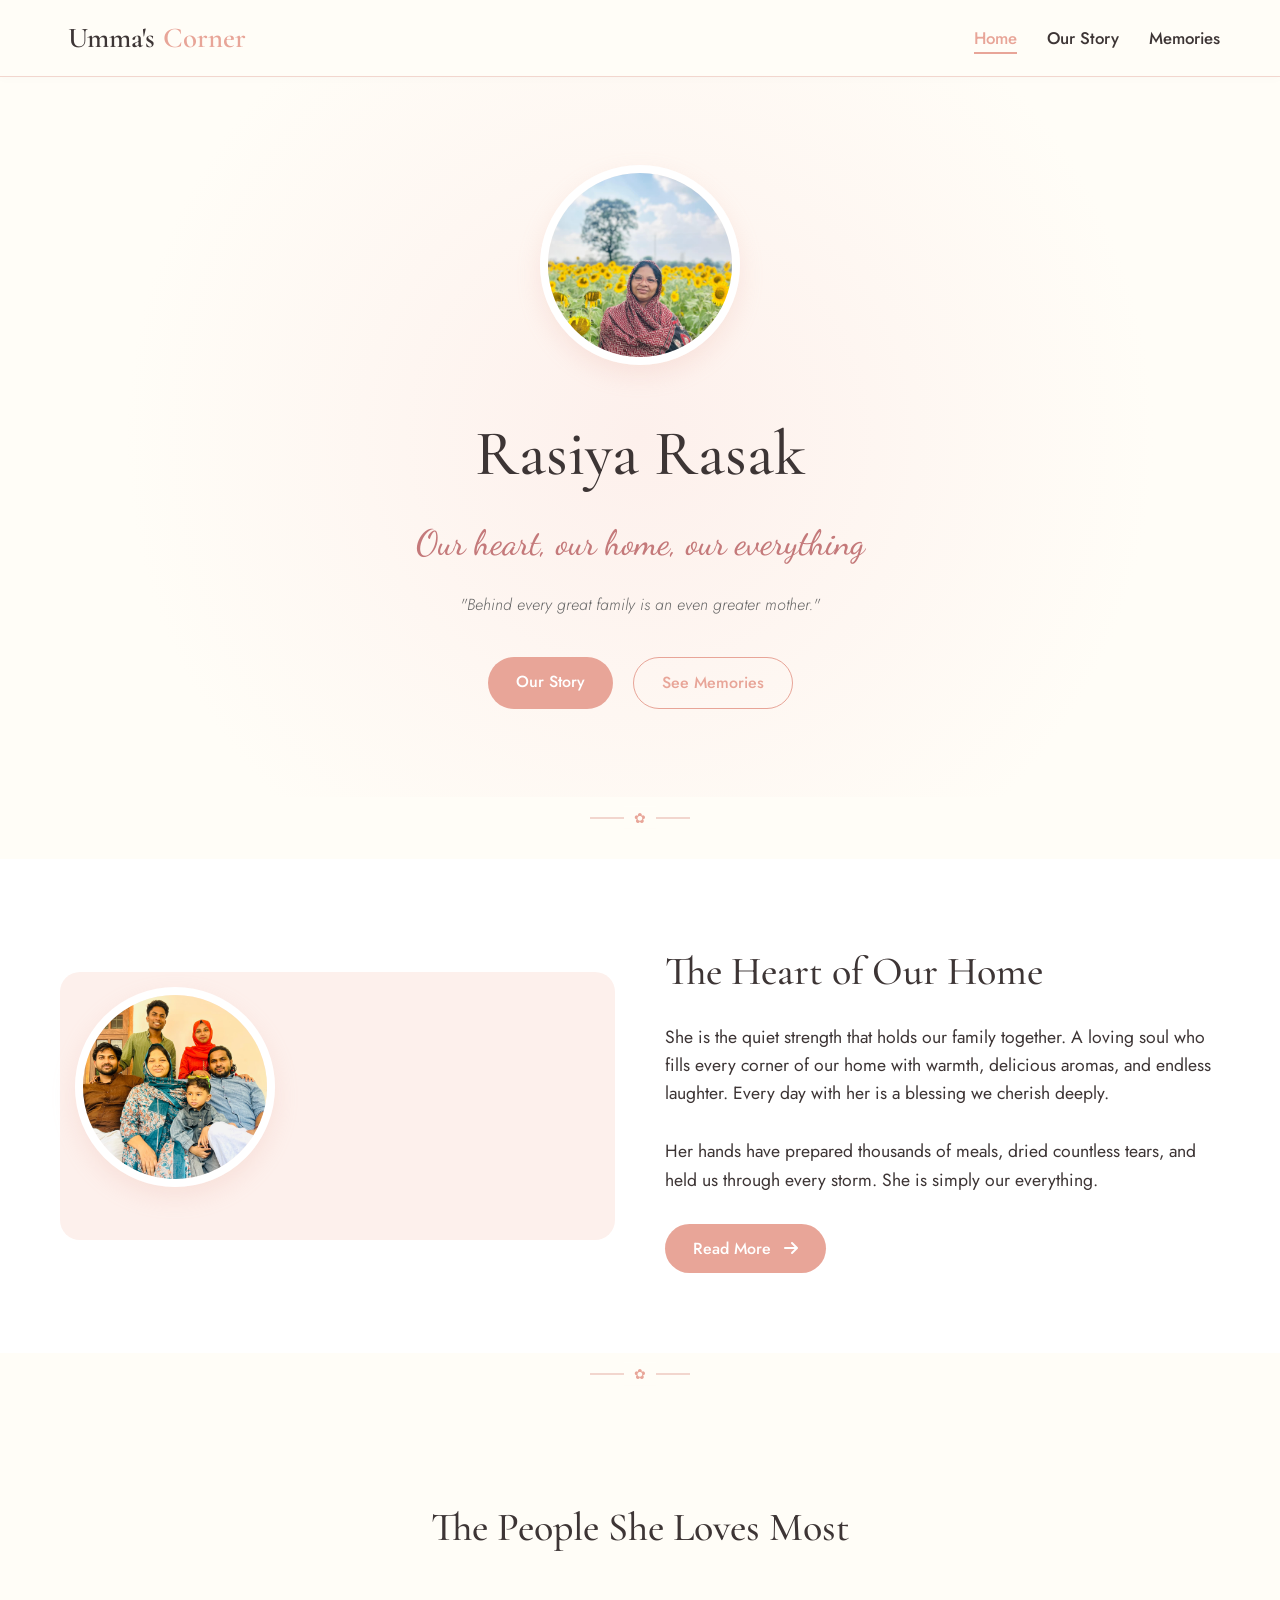
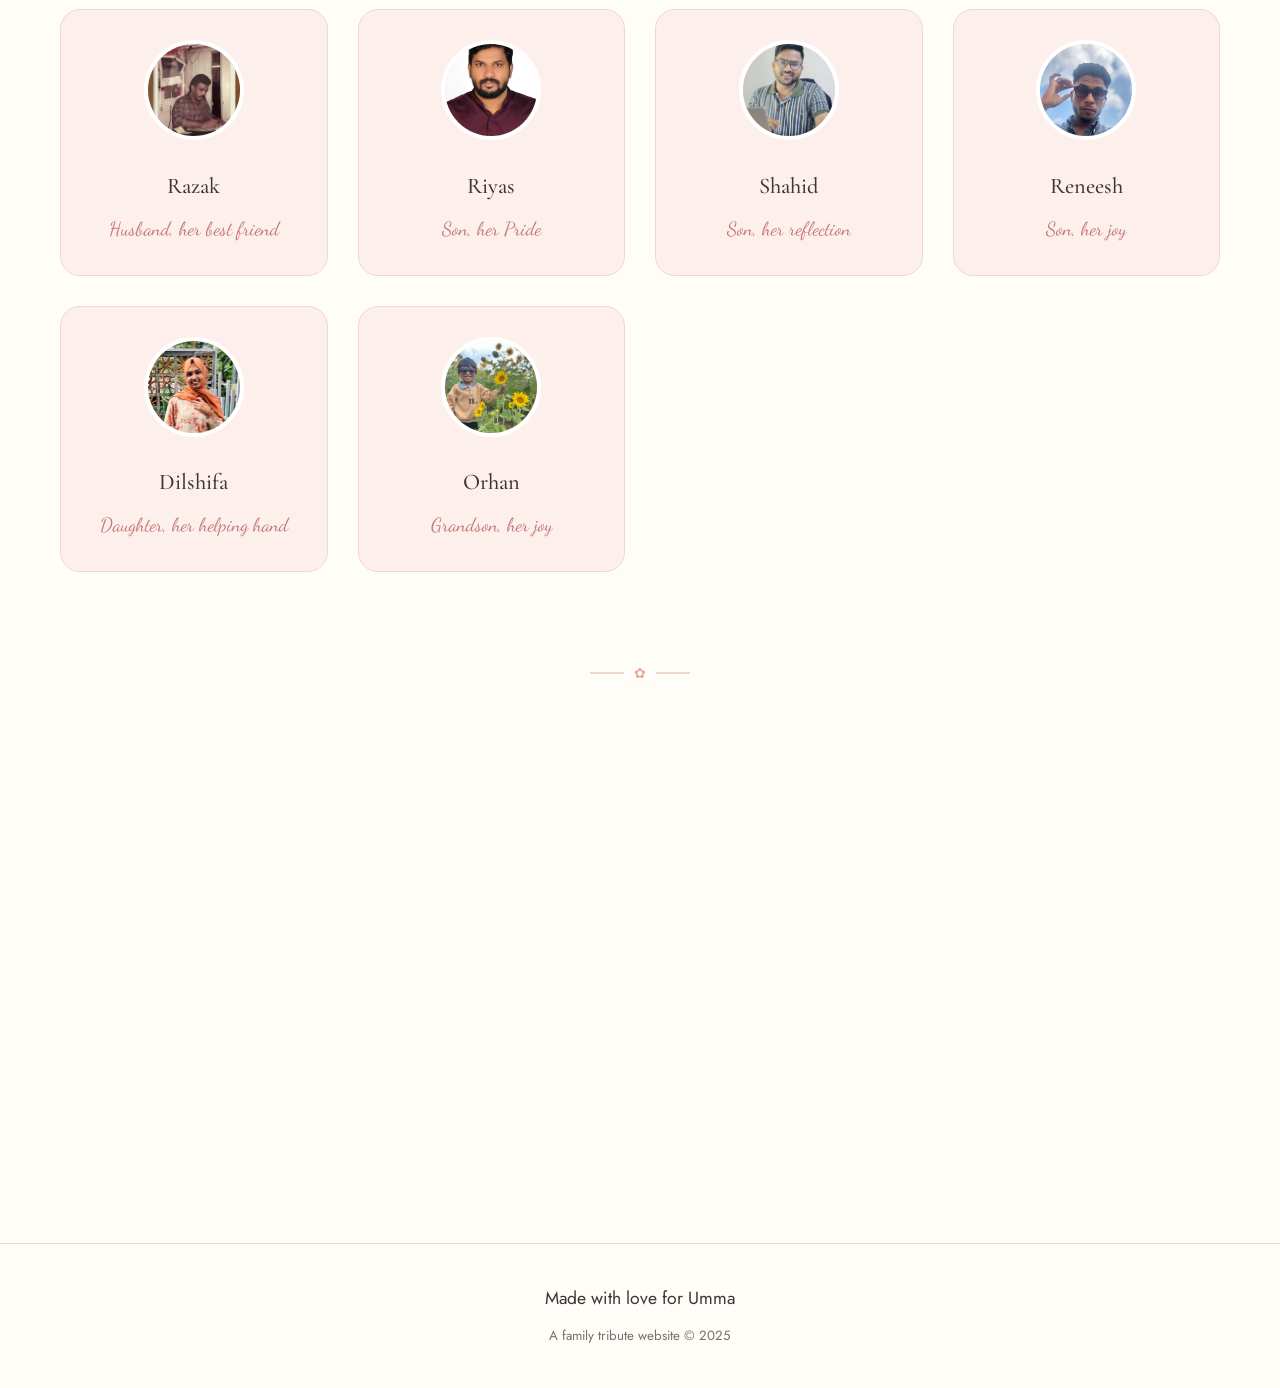
<file: index.html>
﻿<!DOCTYPE html>
<html lang="en">

<head>
  <meta charset="UTF-8">
  <meta name="viewport" content="width=device-width, initial-scale=1.0">
  <title>Umma's Corner - Home</title>
  <meta name="description" content="A warm, beautiful family portfolio website dedicated to our mother.">
  <link rel="stylesheet" href="https://cdnjs.cloudflare.com/ajax/libs/font-awesome/6.4.0/css/all.min.css">
  <link rel="stylesheet" href="style.css">
</head>

<body>

  <!-- Header / Navigation -->
  <header>
    <div class="container header-container">
      <div class="logo">
        <i class="fa-solid fa-flower" style="color: var(--primary-rose);"></i>
        Umma's <span>Corner</span>
      </div>
      <button class="menu-toggle" id="menuToggle">
        <i class="fa-solid fa-bars"></i>
      </button>
      <nav>
        <ul class="nav-links" id="navLinks">
          <li><a href="index.html" class="active">Home</a></li>
          <li><a href="story.html">Our Story</a></li>
          <li><a href="memories.html">Memories</a></li>
        </ul>
      </nav>
    </div>
  </header>

  <!-- Hero Section -->
  <section class="hero fade-in">
    <div class="container">
      <img class="hero-profile" src="assets/rasiya2.jpeg" alt="Amma" style="object-fit: cover;">
      <h1 class="hero-title">Rasiya Rasak</h1>
      <h2 class="hero-subtitle font-accent">Our heart, our home, our everything</h2>
      <p class="hero-quote">"Behind every great family is an even greater mother."</p>
      <div class="hero-actions">
        <a href="story.html" class="btn">Our Story</a>
        <a href="memories.html" class="btn btn-outline">See Memories</a>
      </div>
    </div>
  </section>

  <!-- Sub-section Divider -->
  <span class="divider"></span>

  <!-- About Snippet Section -->
  <section class="section about-snippet fade-in">
    <div class="container about-grid">
      <div class="about-img-wrap">
        <img class="hero-profile" src="assets/WhatsApp Image 2026-04-09 at 7.38.38 AM (1).jpeg" alt="Amma"
          style="object-fit: cover;">
      </div>
      <div class="about-content">
        <h2>The Heart of Our Home</h2>
        <p>She is the quiet strength that holds our family together. A loving soul who fills every corner of our home
          with warmth, delicious aromas, and endless laughter. Every day with her is a blessing we cherish deeply.</p>
        <p>Her hands have prepared thousands of meals, dried countless tears, and held us through every storm. She is
          simply our everything.</p>
        <a href="story.html" class="btn">Read More <i class="fa-solid fa-arrow-right" style="margin-left: 8px;"></i></a>
      </div>
    </div>
  </section>

  <!-- Sub-section Divider -->
  <span class="divider"></span>

  <!-- Family Members Section -->
  <section class="section fade-in">
    <div class="container">
      <h2 class="section-title text-center">The People She Loves Most</h2>
      <div class="family-cards">

        <!-- Card 1 -->
        <div class="family-card">
          <img class="family-photo" src="assets/uppa.png" alt="Duppa" style="object-fit: cover;">
          <h3>Razak</h3>
          <p class="family-desc font-accent">Husband, her best friend</p>
        </div>

        <!-- Card 2 -->
        <div class="family-card">
          <img class="family-photo" src="assets/WhatsApp Image 2026-04-10 at 8.10.49 AM.jpeg" alt="Dummy Image"
            style="object-fit: cover;">
          <h3>Riyas</h3>
          <p class="family-desc font-accent">Son, her Pride</p>
        </div>

        <!-- Card 3 -->
        <div class="family-card">
          <img class="family-photo" src="assets/WhatsApp Image 2026-04-09 at 4.24.52 PM.jpeg" alt="Dummy Image"
            style="object-fit: cover;">
          <h3>Shahid</h3>
          <p class="family-desc font-accent">Son, her reflection</p>
        </div>

        <!-- Card 4 -->
        <div class="family-card">
          <img class="family-photo" src="assets/WhatsApp Image 2026-04-09 at 4.12.03 PM.jpeg" alt="reneesh"
            style="object-fit: cover;">
          <h3>Reneesh</h3>
          <p class="family-desc font-accent">Son, her joy</p>
        </div>
        <div class="family-card">
          <img class="family-photo" src="assets/WhatsApp Image 2026-04-09 at 4.19.49 PM.jpeg" alt="Dilshifa"
            style="object-fit: cover;">
          <h3>Dilshifa</h3>
          <p class="family-desc font-accent">Daughter, her helping hand</p>
        </div>
        <div class="family-card">
          <img class="family-photo" src="assets/WhatsApp Image 2026-04-08 at 7.01.58 PM.jpeg" alt="Orhan"
            style="object-fit: cover;">
          <h3>Orhan</h3>
          <p class="family-desc font-accent">Grandson, her joy</p>
        </div>
      </div>
    </div>
  </section>

  <!-- Sub-section Divider -->
  <span class="divider"></span>

  <!-- Favorite Moments Preview -->
  <section class="section fade-in">
    <div class="container">
      <h2 class="section-title text-center" style="margin-bottom: 30px;">A Glimpse of Our Joy</h2>

      <div class="moments-strip-wrap">
        <img class="moment-img" src="assets/WhatsApp Image 2026-04-09 at 7.37.03 AM.jpeg" alt="Dummy Image"
          style="object-fit: cover;">
        <img class="moment-img" src="assets/WhatsApp Image 2026-04-08 at 7.01.59 PM.jpeg" alt="Dummy Image"
          style="object-fit: cover;">
        <img class="moment-img" src="assets/WhatsApp Image 2026-04-09 at 7.37.03 AM (1).jpeg" alt="Dummy Image"
          style="object-fit: cover;">
        <img class="moment-img" src="assets/WhatsApp Image 2026-04-08 at 7.03.15 PM.jpeg" alt="Dummy Image"
          style="object-fit: cover;">
        <img class="moment-img" src="assets/WhatsApp Image 2026-04-09 at 7.38.38 AM (1).jpeg" alt="Dummy Image"
          style="object-fit: cover;">
      </div>

      <div class="text-center" style="margin-top: 20px;">
        <a href="memories.html" style="color: var(--primary-rose); font-weight: 500;">View All Memories &rarr;</a>
      </div>
    </div>
  </section>

  <!-- Footer -->
  <footer>
    <div class="container">
      <p>Made with love for Umma</p>
      <small>A family tribute website &copy; 2025</small>
    </div>
  </footer>

  <!-- Back to Top -->
  <a href="#" class="back-to-top" id="backToTop"><i class="fa-solid fa-arrow-up"></i></a>

  <script src="script.js"></script>
</body>

</html>
</file>
<file: style.css>
@import url('https://fonts.googleapis.com/css2?family=Cormorant+Garamond:ital,wght@0,300;0,400;0,500;0,600;0,700;1,400&family=Dancing+Script:wght@400;500;600;700&family=Jost:ital,wght@0,300;0,400;0,500;0,600;1,400&display=swap');

:root {
  --bg-cream: #FFFDF7;
  --primary-rose: #E8A598;
  --accent-mauve: #C4797A;
  --text-charcoal: #3D3535;
  --card-blush: #FDF0EC;
  --border-peach: #F2D6CE;

  --font-heading: 'Cormorant Garamond', serif;
  --font-body: 'Jost', sans-serif;
  --font-accent: 'Dancing Script', cursive;
}

* {
  margin: 0;
  padding: 0;
  box-sizing: border-box;
}

html {
  scroll-behavior: smooth;
}

body {
  font-family: var(--font-body);
  background-color: var(--bg-cream);
  color: var(--text-charcoal);
  line-height: 1.6;
  overflow-x: hidden;
}

/* Typography */
h1, h2, h3, h4, h5, h6 {
  font-family: var(--font-heading);
  font-weight: 500;
  color: var(--text-charcoal);
}

.font-accent {
  font-family: var(--font-accent);
  color: var(--accent-mauve);
}

a {
  text-decoration: none;
  color: inherit;
  transition: all 0.3s ease;
}

/* Components */
.btn {
  display: inline-block;
  padding: 12px 28px;
  background-color: var(--primary-rose);
  color: white;
  border-radius: 50px;
  font-weight: 500;
  transition: background-color 0.3s ease, transform 0.3s ease, box-shadow 0.3s ease;
  border: none;
  cursor: pointer;
}

.btn:hover {
  background-color: var(--accent-mauve);
  transform: translateY(-2px);
  box-shadow: 0 4px 12px rgba(196, 121, 122, 0.2);
}

.container {
  max-width: 1200px;
  margin: 0 auto;
  padding: 0 20px;
}

.section {
  padding: 80px 0;
  position: relative;
}

.text-center {
  text-align: center;
}

.section-title {
  font-size: 2.5rem;
  margin-bottom: 10px;
}

.section-subtitle {
  font-size: 1.8rem;
  margin-bottom: 40px;
}

.divider {
  display: block;
  width: 100px;
  height: 2px;
  background-color: var(--border-peach);
  margin: 20px auto 40px auto;
  position: relative;
}
.divider::after {
  content: "✿";
  position: absolute;
  top: 50%;
  left: 50%;
  transform: translate(-50%, -50%);
  background: var(--bg-cream);
  padding: 0 10px;
  color: var(--primary-rose);
  font-size: 14px;
}

/* Image Placeholders */
.img-placeholder {
  background: linear-gradient(135deg, var(--card-blush), var(--border-peach));
  display: flex;
  flex-direction: column;
  justify-content: center;
  align-items: center;
  color: var(--accent-mauve);
  overflow: hidden;
  position: relative;
  text-align: center;
}

.img-placeholder i {
  font-size: 2rem;
  margin-bottom: 8px;
  opacity: 0.6;
}

.img-placeholder span {
  font-size: 0.85rem;
  font-style: italic;
  opacity: 0.7;
}

/* Header */
header {
  position: sticky;
  top: 0;
  background-color: rgba(255, 253, 247, 0.95);
  backdrop-filter: blur(10px);
  padding: 15px 0;
  z-index: 1000;
  border-bottom: 1px solid var(--border-peach);
  box-shadow: 0 2px 10px rgba(0,0,0,0.02);
}

.header-container {
  display: flex;
  justify-content: space-between;
  align-items: center;
}

.logo {
  font-family: var(--font-heading);
  font-size: 1.8rem;
  color: var(--text-charcoal);
  font-weight: 600;
  display: flex;
  align-items: center;
  gap: 8px;
}

.logo span {
  color: var(--primary-rose);
}

.nav-links {
  display: flex;
  gap: 30px;
  list-style: none;
}

.nav-links a {
  font-weight: 500;
  font-size: 1.05rem;
  position: relative;
}

.nav-links a::after {
  content: "";
  position: absolute;
  bottom: -4px;
  left: 0;
  width: 0;
  height: 2px;
  background-color: var(--primary-rose);
  transition: width 0.3s ease;
}

.nav-links a:hover::after, .nav-links a.active::after {
  width: 100%;
}

.nav-links a:hover, .nav-links a.active {
  color: var(--primary-rose);
}

/* Mobile Menu */
.menu-toggle {
  display: none;
  background: none;
  border: none;
  font-size: 1.5rem;
  color: var(--text-charcoal);
  cursor: pointer;
}

/* Hero Section Base */
.hero {
  min-height: 80vh;
  display: flex;
  align-items: center;
  justify-content: center;
  text-align: center;
  padding: 60px 20px;
  background: radial-gradient(circle at center, #FDF0EC 0%, #FFFDF7 70%);
}

.hero-profile {
  width: 200px;
  height: 200px;
  border-radius: 50%;
  margin: 0 auto 30px auto;
  border: 8px solid white;
  box-shadow: 0 10px 25px rgba(232, 165, 152, 0.2);
}

.hero-title {
  font-size: 4rem;
  margin-bottom: 10px;
}

.hero-subtitle {
  font-size: 2.2rem;
  margin-bottom: 20px;
}

.hero-quote {
  font-style: italic;
  font-weight: 300;
  max-width: 600px;
  margin: 0 auto 40px auto;
  color: #666;
}

.hero-actions {
  display: flex;
  gap: 20px;
  justify-content: center;
}

.btn-outline {
  background-color: transparent;
  color: var(--primary-rose);
  border: 1px solid var(--primary-rose);
}

.btn-outline:hover {
  background-color: var(--primary-rose);
  color: white;
}

/* Home: About Snippet */
.about-snippet {
  background-color: white;
}

.about-grid {
  display: grid;
  grid-template-columns: 1fr 1fr;
  gap: 50px;
  align-items: center;
}

.about-img-wrap {
  position: relative;
  border-radius: 20px;
  padding: 15px;
  background-color: var(--card-blush);
}

.about-img {
  width: 100%;
  aspect-ratio: 4/3;
  border-radius: 12px;
}

.about-content h2 {
  font-size: 2.5rem;
  margin-bottom: 20px;
}

.about-content p {
  margin-bottom: 30px;
  font-size: 1.1rem;
}

/* Home: Family Members */
.family-cards {
  display: grid;
  grid-template-columns: repeat(auto-fit, minmax(250px, 1fr));
  gap: 30px;
  margin-top: 50px;
}

.family-card {
  background-color: var(--card-blush);
  border: 1px solid var(--border-peach);
  border-radius: 20px;
  padding: 30px 20px;
  text-align: center;
  transition: transform 0.3s ease, box-shadow 0.3s ease;
}

.family-card:hover {
  transform: translateY(-10px);
  box-shadow: 0 10px 20px rgba(232, 165, 152, 0.15);
}

.family-photo {
  width: 100px;
  height: 100px;
  border-radius: 50%;
  margin: 0 auto 20px auto;
  border: 4px solid white;
}

.family-card h3 {
  font-size: 1.4rem;
  margin-bottom: 10px;
}

.family-desc {
  font-size: 1.2rem;
  margin: 0;
}

/* Home: Moment Strip */
.moments-strip-wrap {
  display: flex;
  gap: 15px;
  overflow-x: auto;
  padding-bottom: 20px;
  margin-bottom: 30px;
  scrollbar-width: thin;
  scrollbar-color: var(--primary-rose) var(--border-peach);
}

.moment-img {
  min-width: 280px;
  height: 200px;
  border-radius: 12px;
  flex-shrink: 0;
}

/* Story: Timeline */
.story-hero {
  min-height: 40vh;
  padding: 80px 20px 40px;
}

.timeline {
  position: relative;
  max-width: 800px;
  margin: 0 auto;
}

.timeline::after {
  content: '';
  position: absolute;
  width: 2px;
  background-color: var(--border-peach);
  top: 0;
  bottom: 0;
  left: 50%;
  margin-left: -1px;
}

.timeline-item {
  padding: 20px 40px;
  position: relative;
  background-color: inherit;
  width: 50%;
}

.timeline-item::after {
  content: '';
  position: absolute;
  width: 20px;
  height: 20px;
  right: -10px;
  background-color: var(--bg-cream);
  border: 4px solid var(--primary-rose);
  top: 25px;
  border-radius: 50%;
  z-index: 1;
}

.left {
  left: 0;
}

.right {
  left: 50%;
}

.right::after {
  left: -10px;
}

.timeline-content {
  padding: 20px;
  background-color: white;
  border-radius: 15px;
  box-shadow: 0 4px 15px rgba(0,0,0,0.03);
  position: relative;
  border: 1px solid var(--card-blush);
}

.timeline-year {
  color: var(--primary-rose);
  font-weight: 600;
  margin-bottom: 10px;
  display: inline-block;
  background: var(--card-blush);
  padding: 5px 15px;
  border-radius: 20px;
  font-size: 0.9rem;
}

.timeline-content h3 {
  margin-bottom: 15px;
  font-size: 1.5rem;
}

.timeline-photo {
  width: 100%;
  height: 160px;
  border-radius: 10px;
  margin-top: 15px;
}

/* Story: Passions */
.passions-grid {
  display: grid;
  grid-template-columns: repeat(auto-fit, minmax(300px, 1fr));
  gap: 30px;
}

.passion-card {
  background: white;
  border-radius: 20px;
  padding: 30px;
  display: flex;
  align-items: center;
  gap: 20px;
  border: 1px solid var(--border-peach);
  transition: all 0.3s ease;
}

.passion-card:hover {
  transform: translateY(-5px);
  box-shadow: 0 8px 20px rgba(0,0,0,0.05);
  border-color: var(--primary-rose);
}

.passion-icon {
  width: 60px;
  height: 60px;
  border-radius: 50%;
  background-color: var(--card-blush);
  color: var(--accent-mauve);
  display: flex;
  align-items: center;
  justify-content: center;
  font-size: 1.8rem;
  flex-shrink: 0;
}

/* Story: Letter */
.letter-wrapper {
  background-color: var(--bg-cream);
}

.letter-content {
  max-width: 800px;
  margin: 0 auto;
  background-image: 
    linear-gradient(to right, rgba(242, 214, 206, 0.3) 1px, transparent 1px),
    linear-gradient(to bottom, rgba(242, 214, 206, 0.3) 1px, transparent 1px);
  background-size: 20px 20px;
  background-color: white;
  padding: 60px;
  border-radius: 20px;
  box-shadow: 0 10px 30px rgba(0,0,0,0.05);
  border: 1px solid var(--border-peach);
  position: relative;
}

.letter-content p {
  font-size: 1.2rem;
  margin-bottom: 20px;
  line-height: 1.8;
}

.letter-sign {
  text-align: right;
  margin-top: 40px;
  font-size: 2rem;
}

/* Memories: Filters & Gallery */
.gallery-filters {
  display: flex;
  justify-content: center;
  gap: 15px;
  margin-bottom: 40px;
  flex-wrap: wrap;
}

.filter-btn {
  padding: 8px 20px;
  border-radius: 30px;
  background: white;
  border: 1px solid var(--border-peach);
  cursor: pointer;
  font-family: var(--font-body);
  font-size: 1rem;
  transition: all 0.3s ease;
}

.filter-btn.active, .filter-btn:hover {
  background: var(--primary-rose);
  color: white;
  border-color: var(--primary-rose);
}

.gallery-grid {
  display: grid;
  grid-template-columns: repeat(auto-fill, minmax(280px, 1fr));
  gap: 25px;
}

.gallery-item {
  position: relative;
  border-radius: 12px;
  overflow: hidden;
  background: white;
  box-shadow: 0 4px 15px rgba(0,0,0,0.04);
  transition: transform 0.4s cubic-bezier(0.175, 0.885, 0.32, 1.275), box-shadow 0.4s ease;
  z-index: 1;
}

.gallery-item:hover {
  transform: scale(1.3);
  z-index: 50;
  box-shadow: 0 15px 40px rgba(0,0,0,0.15);
}

.gallery-item-img {
  width: 100%;
  height: 250px;
  transition: all 0.4s ease;
}

.gallery-item:hover .gallery-item-img {
  object-fit: contain !important;
  background-color: #000; /* Dark background perfectly frames the full image */
}

.gallery-item-info {
  padding: 15px;
  display: flex;
  justify-content: space-between;
  align-items: center;
  border-top: 1px solid var(--border-peach);
  background: white;
  position: relative;
  z-index: 2;
}

.gallery-item-info p {
  font-size: 0.95rem;
  margin: 0;
}

.like-btn {
  color: var(--accent-mauve);
  cursor: pointer;
  transition: all 0.3s ease;
}

.like-btn:hover {
  color: var(--primary-rose);
  transform: scale(1.2);
}

/* Memories: Special Cards */
.special-memories {
  display: grid;
  grid-template-columns: repeat(auto-fit, minmax(320px, 1fr));
  gap: 30px;
}

.special-card {
  background: var(--card-blush);
  border-radius: 20px;
  overflow: hidden;
  box-shadow: 0 5px 20px rgba(0,0,0,0.05);
  transition: transform 0.3s ease;
}

.special-card:hover {
  transform: translateY(-8px);
}

.special-img {
  width: 100%;
  height: 280px;
}

.special-content {
  padding: 25px;
}

.special-content h3 {
  font-size: 1.6rem;
  margin-bottom: 15px;
}

/* Quote Banner */
.quote-banner {
  background: linear-gradient(135deg, var(--card-blush), #FFFDF7);
  padding: 100px 20px;
  text-align: center;
  border-top: 1px solid var(--border-peach);
}

.quote-banner blockquote {
  font-size: 3rem;
  font-family: var(--font-heading);
  max-width: 900px;
  margin: 0 auto;
  color: var(--accent-mauve);
  line-height: 1.3;
}

.quote-banner cite {
  display: block;
  margin-top: 30px;
  font-size: 1.2rem;
  font-weight: 500;
}

/* Footer */
footer {
  background-color: var(--bg-cream);
  padding: 40px 20px;
  text-align: center;
  border-top: 1px solid var(--border-peach);
}

footer p {
  margin-bottom: 10px;
  font-size: 1.1rem;
}

footer small {
  opacity: 0.7;
}

/* Back to Top */
.back-to-top {
  position: fixed;
  bottom: 30px;
  right: 30px;
  width: 45px;
  height: 45px;
  background-color: var(--primary-rose);
  color: white;
  border-radius: 50%;
  display: flex;
  align-items: center;
  justify-content: center;
  text-decoration: none;
  font-size: 1.2rem;
  box-shadow: 0 4px 10px rgba(0,0,0,0.15);
  opacity: 0;
  visibility: hidden;
  transition: all 0.3s ease;
  z-index: 99;
}

.back-to-top.active {
  opacity: 1;
  visibility: visible;
}

.back-to-top:hover {
  background-color: var(--accent-mauve);
  transform: translateY(-3px);
}

/* Animations */
.fade-in {
  opacity: 0;
  transform: translateY(30px);
  transition: opacity 0.8s ease, transform 0.8s ease;
}

.fade-in.appear {
  opacity: 1;
  transform: translateY(0);
}

/* Responsive Styles */
@media (max-width: 992px) {
  .about-grid {
    grid-template-columns: 1fr;
  }
  .about-img-wrap {
    max-width: 600px;
    margin: 0 auto;
  }
  .timeline::after {
    left: 31px;
  }
  .timeline-item {
    width: 100%;
    padding-left: 70px;
    padding-right: 25px;
  }
  .timeline-item::after {
    left: 21px;
  }
  .right {
    left: 0;
  }
}

@media (max-width: 768px) {
  .hero-title {
    font-size: 3rem;
  }
  .hero-subtitle {
    font-size: 1.8rem;
  }
  .menu-toggle {
    display: block;
  }
  .nav-links {
    position: absolute;
    top: 100%;
    left: 0;
    width: 100%;
    background: white;
    flex-direction: column;
    gap: 0;
    box-shadow: 0 10px 15px rgba(0,0,0,0.05);
    clip-path: polygon(0 0, 100% 0, 100% 0, 0 0);
    transition: clip-path 0.3s ease;
  }
  .nav-links.active {
    clip-path: polygon(0 0, 100% 0, 100% 100%, 0 100%);
  }
  .nav-links a {
    display: block;
    padding: 15px 20px;
    border-bottom: 1px solid var(--card-blush);
  }
  .quote-banner blockquote {
    font-size: 2rem;
  }
  .letter-content {
    padding: 30px 20px;
  }
}
</file>
